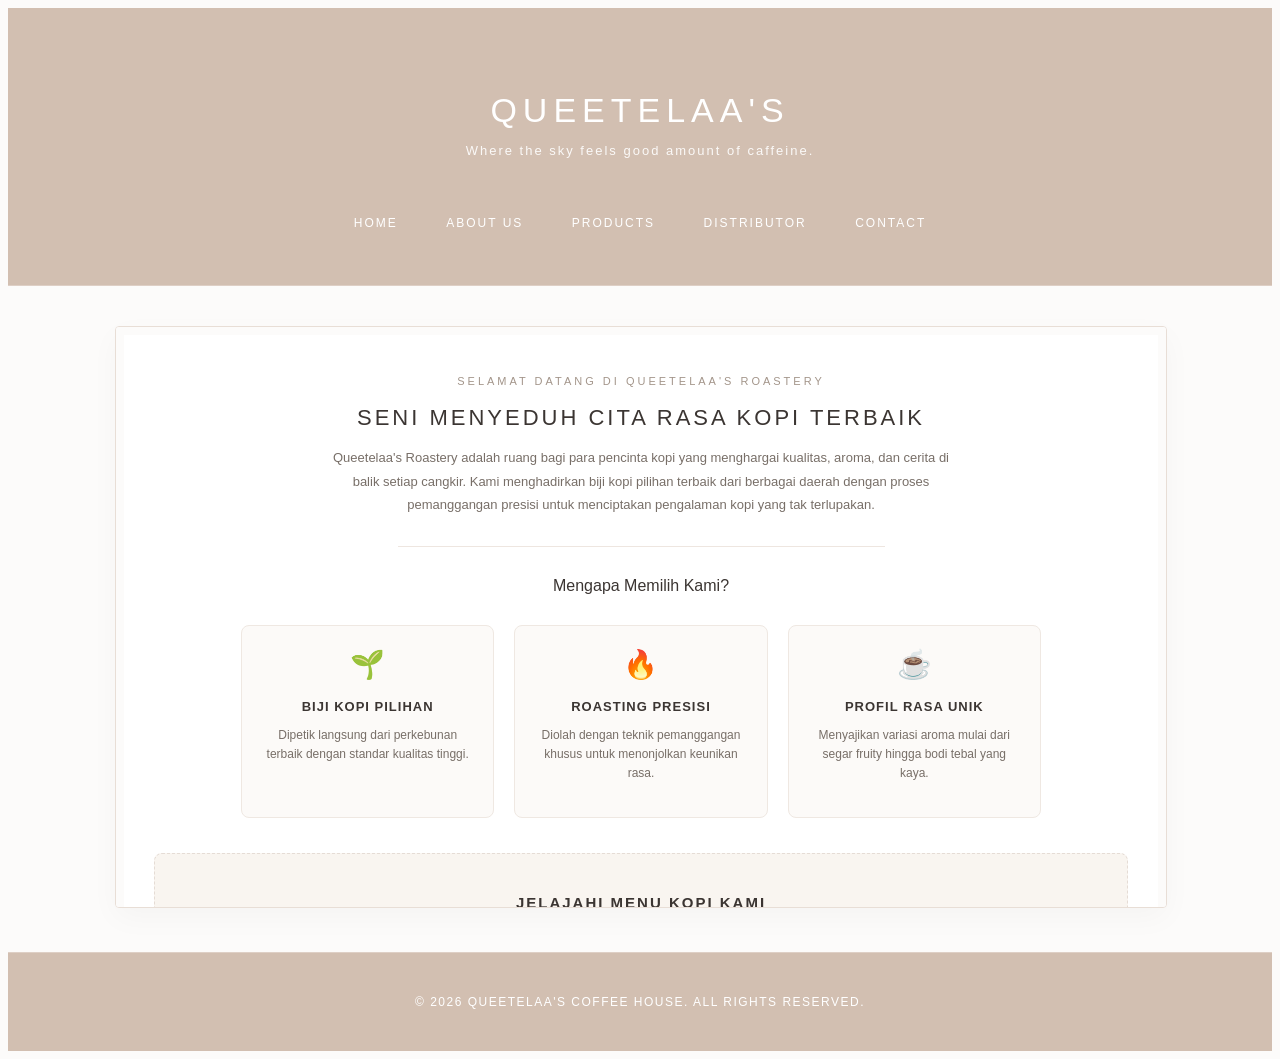
<file: index.html>
<!DOCTYPE html>
<html lang="id">
<head>
    <meta charset="UTF-8">
    <meta name="viewport" content="width=device-width, initial-scale=1.0">
    <title>Queetelaa's</title>
    <link rel="stylesheet" href="style.css">
</head>
<body>

    <header>
        <h1>QUEETELAA'S</h1>
        <p>Where the sky feels good amount of caffeine.</p>
    </header>

    <nav>
        <a href="Home.html" target="konten">Home</a>
        <a href="About Us.html" target="konten">About Us</a>  
        <a href="Products.html" target="konten">Products</a>
        <a href="Distributor.html" target="konten">Distributor</a>   
        <a href="Contact.html" target="konten">Contact</a>
    </nav>

    <main>
        <iframe 
            src="Home.html"
            name="konten"
            title="Area Konten Website">
        </iframe>
    </main>

    <footer>
        <p>&copy; 2026 Queetelaa's Coffee House. All Rights Reserved.</p>
    </footer>

</body>
</html>
</file>
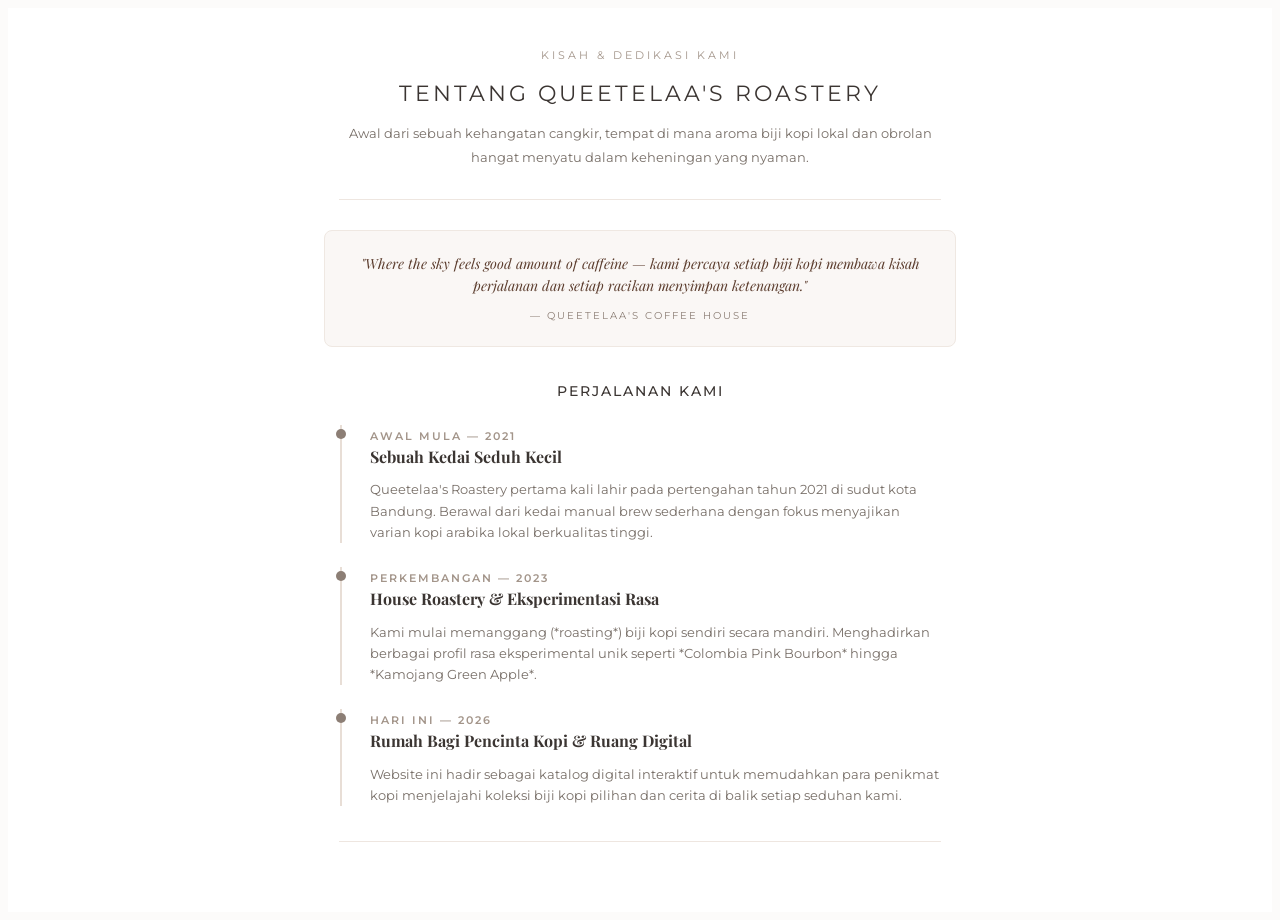
<file: About Us.html>
<!DOCTYPE html>
<html lang="id">
<head>
    <meta charset="UTF-8">
    <meta name="viewport" content="width=device-width, initial-scale=1.0">
    <title>About Us - Queetelaa's Roastery</title>
    
    <!-- Google Fonts untuk Tampilan Aesthetic & Warm -->
    <link rel="preconnect" href="https://fonts.googleapis.com">
    <link rel="preconnect" href="https://fonts.gstatic.com" crossorigin>
    <link href="https://fonts.googleapis.com/css2?family=Montserrat:wght@300;400;500;600&family=Playfair+Display:ital,wght@0,600;1,400&display=swap" rel="stylesheet">

    <!-- Menghubungkan ke file CSS utama -->
    <link rel="stylesheet" href="style.css">

    <style>
        /* Gaya Khusus Halaman About Us */
        .story-timeline {
            margin: 35px auto;
            max-width: 600px;
            text-align: left;
        }

        .timeline-item {
            position: relative;
            padding-left: 28px;
            margin-bottom: 24px;
            border-left: 2px solid #e8ded6;
        }

        .timeline-item::before {
            content: '';
            position: absolute;
            left: -6px;
            top: 4px;
            width: 10px;
            height: 10px;
            border-radius: 50%;
            background-color: #8c7e75;
        }

        .timeline-year {
            font-size: 11px;
            letter-spacing: 2px;
            font-weight: 600;
            color: #a3958a;
            text-transform: uppercase;
        }

        .timeline-title {
            font-family: 'Playfair Display', serif;
            font-size: 16px;
            color: #3b3532;
            margin: 2px 0 6px 0;
        }

        .timeline-desc {
            font-size: 12.5px;
            color: #786f68;
            line-height: 1.7;
        }

        .quote-box {
            background-color: #faf7f5;
            border: 1px solid #efe8e2;
            border-radius: 8px;
            padding: 22px 25px;
            margin: 30px auto;
            max-width: 580px;
            font-family: 'Playfair Display', serif;
            font-style: italic;
            color: #5c3d2e;
            font-size: 14px;
            line-height: 1.6;
        }

        .quote-author {
            display: block;
            margin-top: 10px;
            font-family: 'Montserrat', sans-serif;
            font-style: normal;
            font-size: 10px;
            letter-spacing: 2px;
            text-transform: uppercase;
            color: #8c7e75;
        }
    </style>
</head>
<body>

    <div class="page-content">
        <!-- Section Judul & Header -->
        <section class="welcome-section">
            <span class="subtitle">Kisah & Dedikasi Kami</span>
            <h2>Tentang Queetelaa's Roastery</h2>
            <p>
                Awal dari sebuah kehangatan cangkir, tempat di mana aroma biji kopi lokal dan obrolan hangat menyatu dalam keheningan yang nyaman.
            </p>
        </section>

        <div class="section-divider"></div>

        <!-- Kutipan Filosofi -->
        <div class="quote-box">
            "Where the sky feels good amount of caffeine — kami percaya setiap biji kopi membawa kisah perjalanan dan setiap racikan menyimpan ketenangan."
            <span class="quote-author">— Queetelaa's Coffee House</span>
        </div>

        <!-- Perjalanan / Timeline Berdirinya Kafe -->
        <section class="story-timeline">
            <h3 class="menu-title" style="text-align: center; margin-bottom: 25px;">Perjalanan Kami</h3>

            <div class="timeline-item">
                <span class="timeline-year">Awal Mula — 2021</span>
                <h4 class="timeline-title">Sebuah Kedai Seduh Kecil</h4>
                <p class="timeline-desc">
                    Queetelaa's Roastery pertama kali lahir pada pertengahan tahun 2021 di sudut kota Bandung. Berawal dari kedai manual brew sederhana dengan fokus menyajikan varian kopi arabika lokal berkualitas tinggi.
                </p>
            </div>

            <div class="timeline-item">
                <span class="timeline-year">Perkembangan — 2023</span>
                <h4 class="timeline-title">House Roastery & Eksperimentasi Rasa</h4>
                <p class="timeline-desc">
                    Kami mulai memanggang (*roasting*) biji kopi sendiri secara mandiri. Menghadirkan berbagai profil rasa eksperimental unik seperti *Colombia Pink Bourbon* hingga *Kamojang Green Apple*.
                </p>
            </div>

            <div class="timeline-item">
                <span class="timeline-year">Hari Ini — 2026</span>
                <h4 class="timeline-title">Rumah Bagi Pencinta Kopi & Ruang Digital</h4>
                <p class="timeline-desc">
                    Website ini hadir sebagai katalog digital interaktif untuk memudahkan para penikmat kopi menjelajahi koleksi biji kopi pilihan dan cerita di balik setiap seduhan kami.
                </p>
            </div>
        </section>

        <div class="section-divider"></div>
    </div>

</body>
</html>
</file>
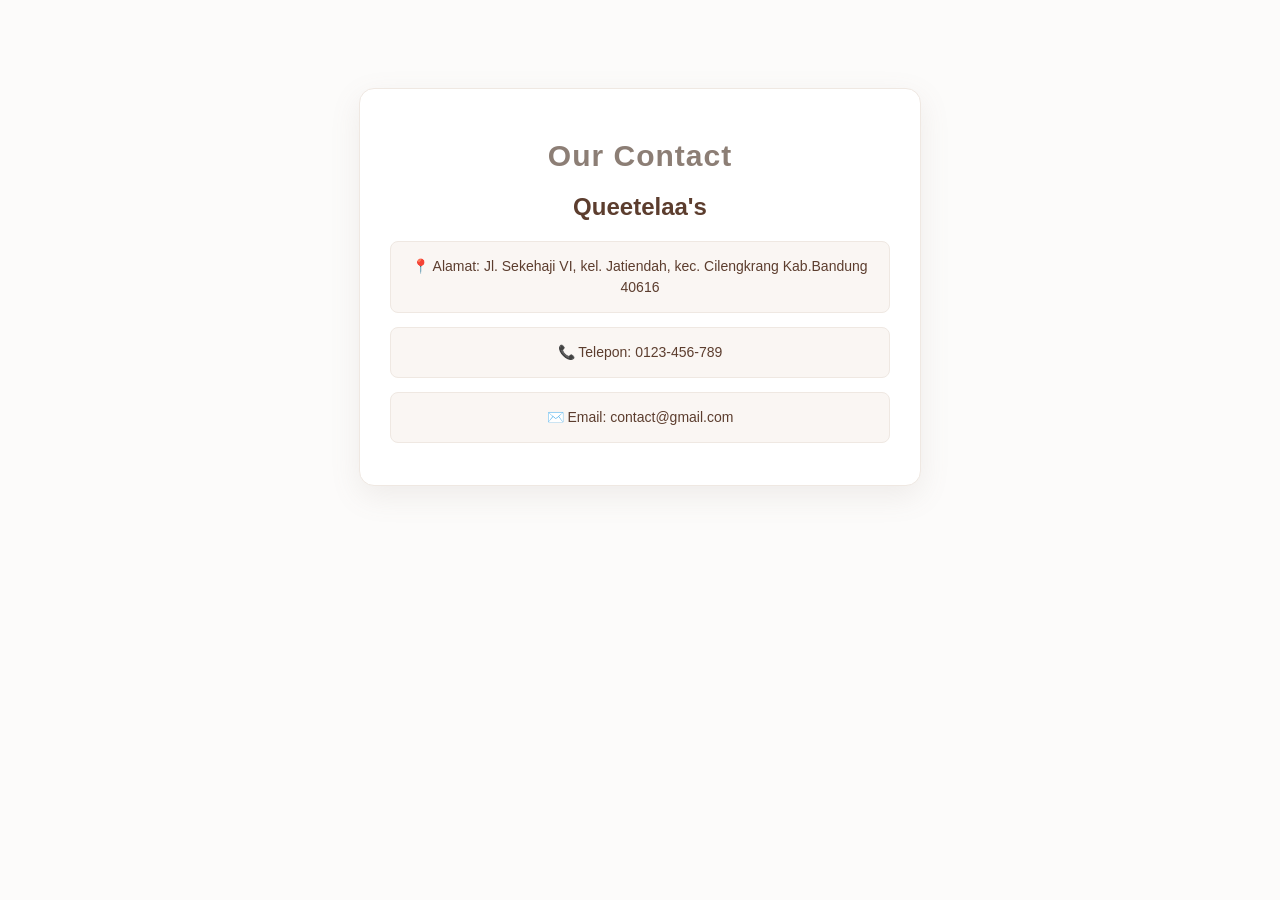
<file: Contact.html>
<html>

<head>

<meta charset="UTF-8">

<title>Contact</title>

<style>

?family=Montserrat:wght@300;400;500;600;700&display=swap');

* {
    box-sizing: border-box;
    margin: 0;
    padding: 0;
}

body {
    background-color: #fcfbfa;
    font-family: 'Montserrat', 'Segoe UI', sans-serif;
    text-align: center;
    padding-top: 80px;
    color: #5c3d2e;
}

.kotak {
    background-color: #ffffff;
    width: 500px;
    max-width: 90%;
    margin: auto;
    padding: 30px;
    border-radius: 15px;
    border: 1px solid #efe8e2;
    box-shadow: 0px 10px 30px rgba(140, 126, 117, 0.12);
}

h1 {
    color: #8c7e75;
}

h2 {
    color: #5c3d2e;
    margin-top: 10px;
    margin-bottom: 20px;
    font-weight: 600;
}

p {
    color: #5c3d2e;
    font-size: 14px;
    background-color: #faf6f3;
    padding: 14px;
    border-radius: 8px;
    margin-bottom: 12px;
    border: 1px solid #efe8e2;
    line-height: 1.5;
}

.judul {
    color: #8c7e75;
    font-size: 30px;
    font-weight: 700;
    letter-spacing: 1px;
}

</style>

</head>

<body>

<div class="kotak">

<h1 class="judul">Our Contact</h1>

<h2>Queetelaa's</h2>

<p>📍 Alamat: Jl. Sekehaji VI, kel. Jatiendah, kec. Cilengkrang Kab.Bandung 40616</p>

<p>📞 Telepon: 0123-456-789</p>

<p>✉️ Email: contact@gmail.com</p>

</div>

</body>

</html>
</file>
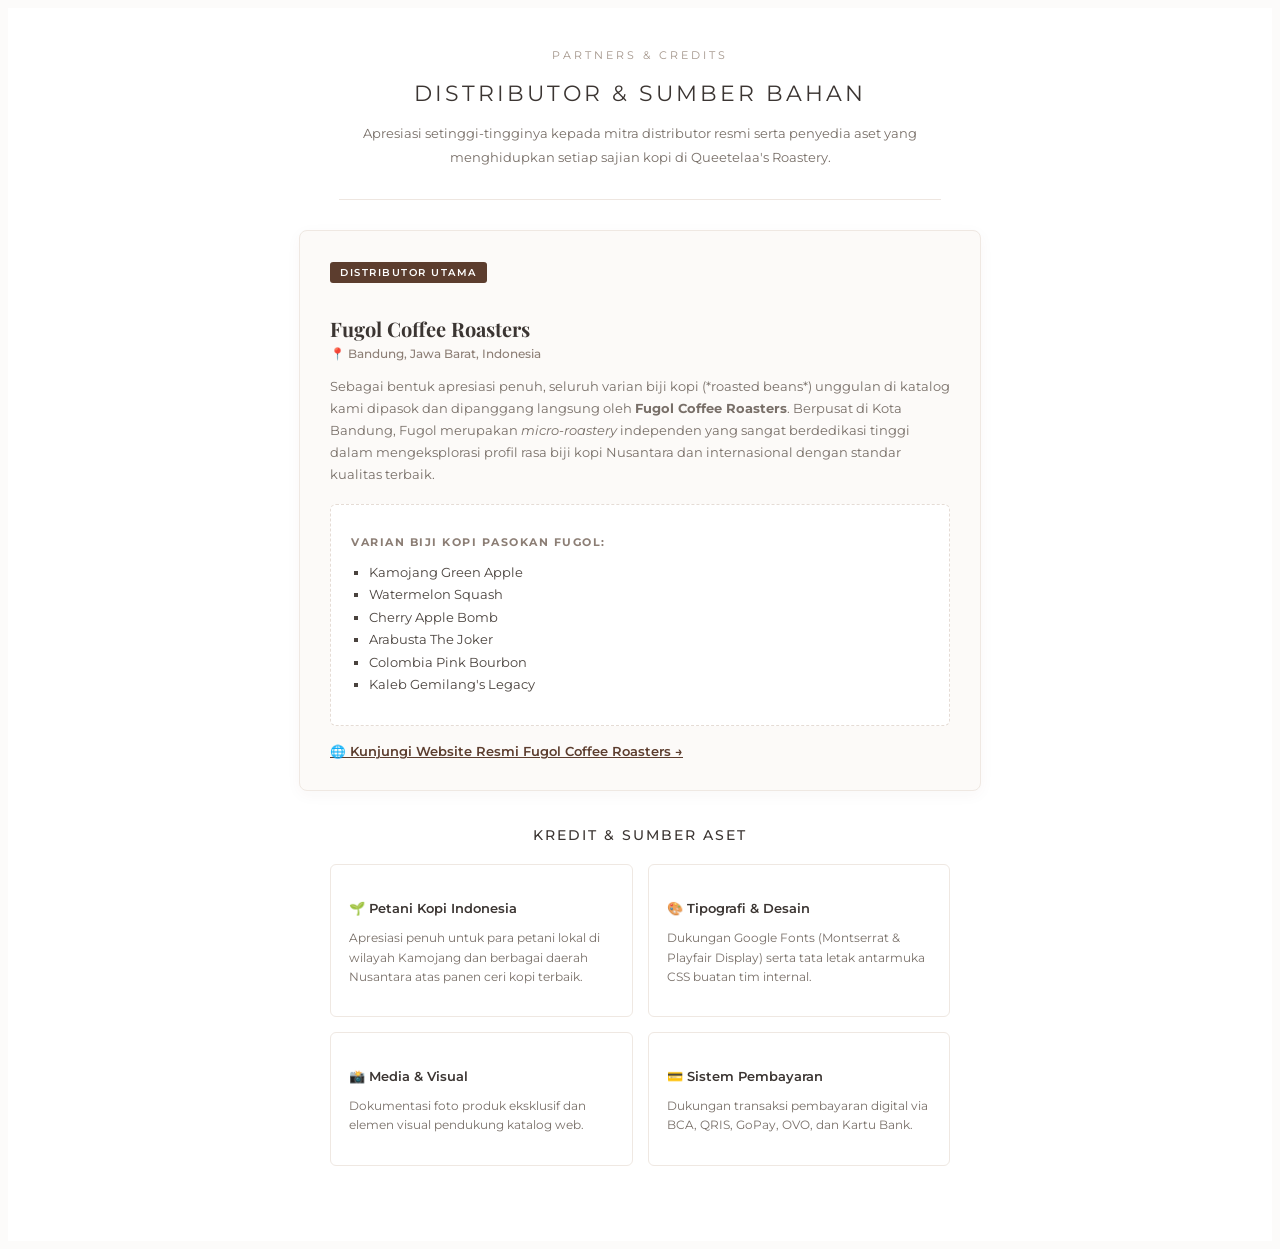
<file: Distributor.html>
<!DOCTYPE html>
<html lang="id">
<head>
    <meta charset="UTF-8">
    <meta name="viewport" content="width=device-width, initial-scale=1.0">
    <title>Distributor & Credits - Queetelaa's Roastery</title>
    
    <!-- Google Fonts untuk Tipografi Aesthetic -->
    <link rel="preconnect" href="https://fonts.googleapis.com">
    <link rel="preconnect" href="https://fonts.gstatic.com" crossorigin>
    <link href="https://fonts.googleapis.com/css2?family=Montserrat:wght@300;400;500;600&family=Playfair+Display:ital,wght@0,600;1,400&display=swap" rel="stylesheet">

    <!-- Menghubungkan ke file CSS utama -->
    <link rel="stylesheet" href="style.css">

    <style>
        /* Gaya Khusus Halaman Distributor & Credits */
        .distributor-card {
            background-color: #fcfaf8;
            border: 1px solid #efe8e2;
            border-radius: 8px;
            padding: 30px;
            max-width: 620px;
            margin: 0 auto 35px auto;
            text-align: left;
            box-shadow: 0 4px 15px rgba(92, 61, 46, 0.04);
        }

        .main-tag {
            display: inline-block;
            background-color: #5c3d2e;
            color: #ffffff;
            font-size: 10px;
            letter-spacing: 1.5px;
            text-transform: uppercase;
            padding: 4px 10px;
            border-radius: 3px;
            margin-bottom: 12px;
            font-weight: 600;
        }

        .distributor-card h3 {
            font-family: 'Playfair Display', serif;
            font-size: 20px;
            color: #3b3532;
            margin-bottom: 4px;
        }

        .location-tag {
            font-size: 12px;
            color: #8c7e75;
            margin-bottom: 14px;
            display: flex;
            align-items: center;
            gap: 4px;
            font-weight: 500;
        }

        .distributor-card p {
            font-size: 13px;
            color: #786f68;
            line-height: 1.7;
            margin-bottom: 18px;
        }

        .visit-link {
            display: inline-block;
            margin-top: 18px;
            color: #5c3d2e;
            font-weight: 600;
            font-size: 12.5px;
            text-decoration: underline;
            transition: color 0.2s ease;
        }

        .visit-link:hover {
            color: #8c7e75;
        }

        .supplied-list {
            background-color: #ffffff;
            border: 1px dashed #e5dcd5;
            padding: 16px 20px;
            border-radius: 6px;
        }

        .supplied-list h4 {
            font-size: 11px;
            letter-spacing: 1.5px;
            text-transform: uppercase;
            color: #8c7e75;
            margin-bottom: 10px;
        }

        .supplied-list ul {
            list-style-type: square;
            padding-left: 18px;
            font-size: 12.5px;
            color: #4a433e;
            line-height: 1.8;
        }

        .credits-grid {
            display: grid;
            grid-template-columns: repeat(auto-fit, minmax(240px, 1fr));
            gap: 15px;
            max-width: 620px;
            margin: 0 auto;
            text-align: left;
        }

        .credit-item {
            background-color: #ffffff;
            border: 1px solid #efe8e2;
            padding: 18px;
            border-radius: 6px;
        }

        .credit-item h4 {
            font-size: 13px;
            color: #3b3532;
            margin-bottom: 6px;
            font-weight: 600;
        }

        .credit-item p {
            font-size: 12px;
            color: #786f68;
            line-height: 1.6;
        }
    </style>
</head>
<body>

    <div class="page-content">
        <!-- Header Section -->
        <section class="welcome-section">
            <span class="subtitle">Partners & Credits</span>
            <h2>Distributor & Sumber Bahan</h2>
            <p>
                Apresiasi setinggi-tingginya kepada mitra distributor resmi serta penyedia aset yang menghidupkan setiap sajian kopi di Queetelaa's Roastery.
            </p>
        </section>

        <div class="section-divider"></div>

        <!-- Distributor Utama: Fugol Coffee Roasters -->
        <div class="distributor-card">
            <span class="main-tag">Distributor Utama</span>
            <h3>Fugol Coffee Roasters</h3>
            <div class="location-tag">📍 Bandung, Jawa Barat, Indonesia</div>
            
            <p>
                Sebagai bentuk apresiasi penuh, seluruh varian biji kopi (*roasted beans*) unggulan di katalog kami dipasok dan dipanggang langsung oleh <strong>Fugol Coffee Roasters</strong>. Berpusat di Kota Bandung, Fugol merupakan <em>micro-roastery</em> independen yang sangat berdedikasi tinggi dalam mengeksplorasi profil rasa biji kopi Nusantara dan internasional dengan standar kualitas terbaik.
            </p>
            
            <div class="supplied-list">
                <h4>Varian Biji Kopi Pasokan Fugol:</h4>
                <ul>
                    <li>Kamojang Green Apple</li>
                    <li>Watermelon Squash</li>
                    <li>Cherry Apple Bomb</li>
                    <li>Arabusta The Joker</li>
                    <li>Colombia Pink Bourbon</li>
                    <li>Kaleb Gemilang's Legacy</li>
                </ul>
            </div>

            <!-- Tautan Langsung ke Website Asli Fugol -->
            <a href="https://fugolcoffeeroasters.com/" target="_blank" rel="noopener noreferrer" class="visit-link">
                🌐 Kunjungi Website Resmi Fugol Coffee Roasters &rarr;
            </a>
        </div>

        <!-- Kredit Pendukung & Sumber Aset -->
        <section style="max-width: 620px; margin: 0 auto 35px auto;">
            <h3 class="menu-title">Kredit & Sumber Aset</h3>
            <div class="credits-grid">
                <div class="credit-item">
                    <h4>🌱 Petani Kopi Indonesia</h4>
                    <p>Apresiasi penuh untuk para petani lokal di wilayah Kamojang dan berbagai daerah Nusantara atas panen ceri kopi terbaik.</p>
                </div>
                <div class="credit-item">
                    <h4>🎨 Tipografi & Desain</h4>
                    <p>Dukungan Google Fonts (Montserrat & Playfair Display) serta tata letak antarmuka CSS buatan tim internal.</p>
                </div>
                <div class="credit-item">
                    <h4>📸 Media & Visual</h4>
                    <p>Dokumentasi foto produk eksklusif dan elemen visual pendukung katalog web.</p>
                </div>
                <div class="credit-item">
                    <h4>💳 Sistem Pembayaran</h4>
                    <p>Dukungan transaksi pembayaran digital via BCA, QRIS, GoPay, OVO, dan Kartu Bank.</p>
                </div>
            </div>
        </section>
    </div>

</body>
</html>
</file>
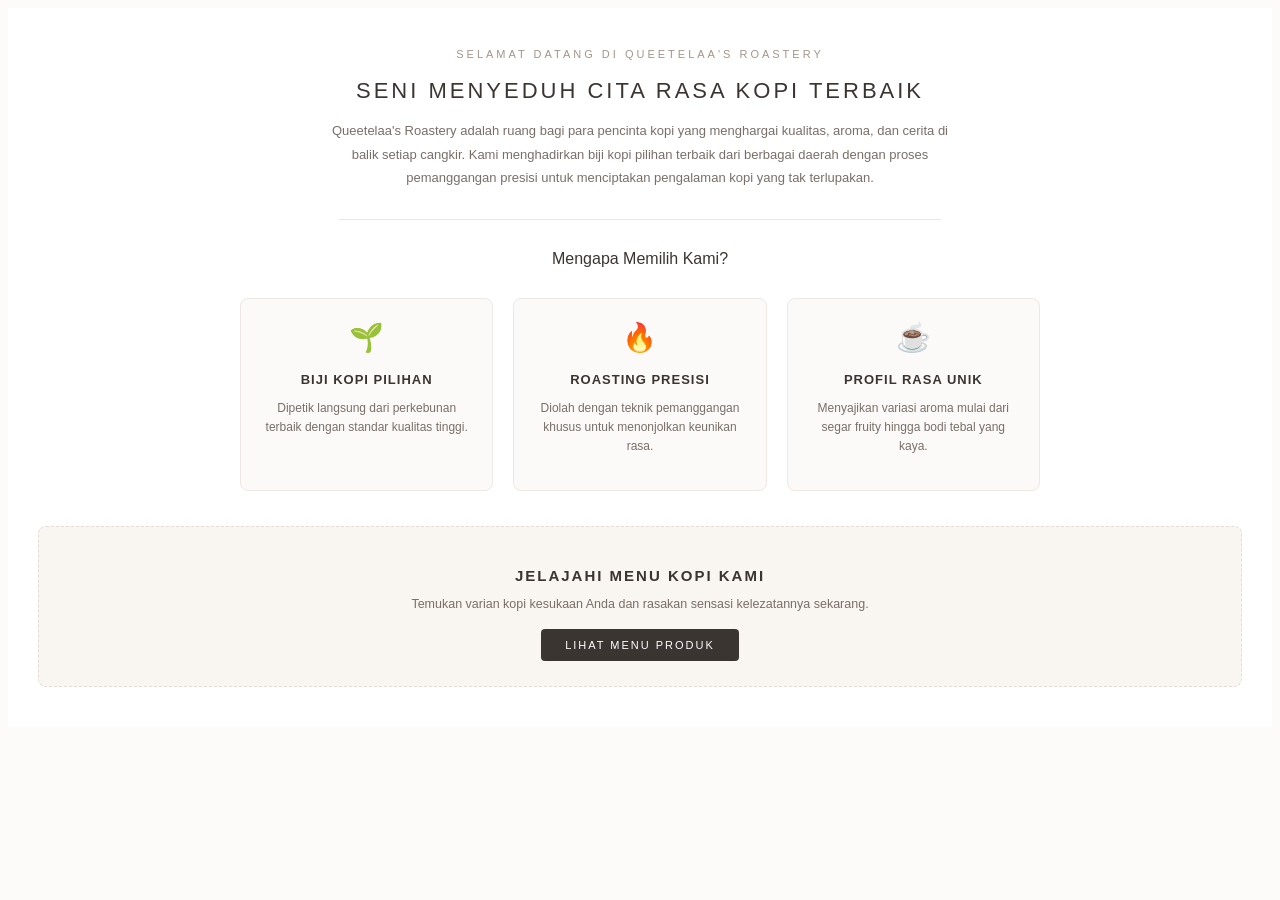
<file: Home.html>
<!DOCTYPE html>
<html lang="id">
<head>
    <meta charset="UTF-8">
    <meta name="viewport" content="width=device-width, initial-scale=1.0">
    <title>Home - Queetelaa's Roastery</title>
    <link rel="stylesheet" href="style.css">
    <style>
        /* Gaya tambahan khusus elemen perkenalan pada halaman Home */
        .features-grid {
            display: flex;
            justify-content: center;
            gap: 20px;
            flex-wrap: wrap;
            margin: 30px auto;
            max-width: 800px;
        }

        .feature-card {
            background-color: #fcfaf8;
            border: 1px solid #efe8e2;
            border-radius: 8px;
            padding: 22px 18px;
            flex: 1 1 200px;
            max-width: 240px;
            text-align: center;
            transition: transform 0.3s ease, border-color 0.3s ease;
        }

        .feature-card:hover {
            transform: translateY(-4px);
            border-color: #d8ccc4;
        }

        .feature-icon {
            font-size: 28px;
            margin-bottom: 12px;
            display: block;
        }

        .feature-card h4 {
            font-size: 13px;
            font-weight: 600;
            letter-spacing: 1px;
            text-transform: uppercase;
            color: #3b3532;
            margin-bottom: 8px;
        }

        .feature-card p {
            font-size: 12px;
            color: #786f68;
            line-height: 1.6;
        }

        .cta-box {
            margin-top: 35px;
            padding: 25px;
            background-color: #f9f5f0;
            border-radius: 8px;
            border: 1px dashed #e5dcd5;
        }

        .cta-box h3 {
            font-size: 15px;
            letter-spacing: 2px;
            text-transform: uppercase;
            color: #3b3532;
            margin-bottom: 8px;
        }

        .cta-box p {
            font-size: 12.5px;
            color: #786f68;
            margin-bottom: 18px;
        }

        .btn-cta {
            display: inline-block;
            background-color: #3b3532;
            color: #ffffff;
            padding: 10px 24px;
            font-size: 11px;
            letter-spacing: 2px;
            text-transform: uppercase;
            text-decoration: none;
            border-radius: 4px;
            transition: all 0.3s ease;
            font-weight: 500;
        }

        .btn-cta:hover {
            background-color: #594f47;
            transform: translateY(-2px);
            box-shadow: 0 4px 12px rgba(0, 0, 0, 0.1);
        }
    </style>
</head>
<body>

    <div class="page-content">
        <!-- Hero / Section Perkenalan -->
        <section class="welcome-section">
            <span class="subtitle">Selamat Datang di Queetelaa's Roastery</span>
            <h2>Seni Menyeduh Cita Rasa Kopi Terbaik</h2>
            <p>
                Queetelaa's Roastery adalah ruang bagi para pencinta kopi yang menghargai kualitas, aroma, dan cerita di balik setiap cangkir. Kami menghadirkan biji kopi pilihan terbaik dari berbagai daerah dengan proses pemanggangan presisi untuk menciptakan pengalaman kopi yang tak terlupakan.
            </p>
        </section>

        <div class="section-divider"></div>

        <!-- Section Keunggulan Kami -->
        <section>
            <span class="subtitle">Mengapa Memilih Kami?</span>
            <div class="features-grid">
                <div class="feature-card">
                    <span class="feature-icon">🌱</span>
                    <h4>Biji Kopi Pilihan</h4>
                    <p>Dipetik langsung dari perkebunan terbaik dengan standar kualitas tinggi.</p>
                </div>
                <div class="feature-card">
                    <span class="feature-icon">🔥</span>
                    <h4>Roasting Presisi</h4>
                    <p>Diolah dengan teknik pemanggangan khusus untuk menonjolkan keunikan rasa.</p>
                </div>
                <div class="feature-card">
                    <span class="feature-icon">☕</span>
                    <h4>Profil Rasa Unik</h4>
                    <p>Menyajikan variasi aroma mulai dari segar fruity hingga bodi tebal yang kaya.</p>
                </div>
            </div>
        </section>

        <!-- Section Ajakan Melakukan Aksi (Call to Action) -->
        <section class="cta-box">
            <h3>Jelajahi Menu Kopi Kami</h3>
            <p>Temukan varian kopi kesukaan Anda dan rasakan sensasi kelezatannya sekarang.</p>
            <a href="Products.html" class="btn-cta">Lihat Menu Produk</a>
        </section>
    </div>

</body>
</html>
</file>
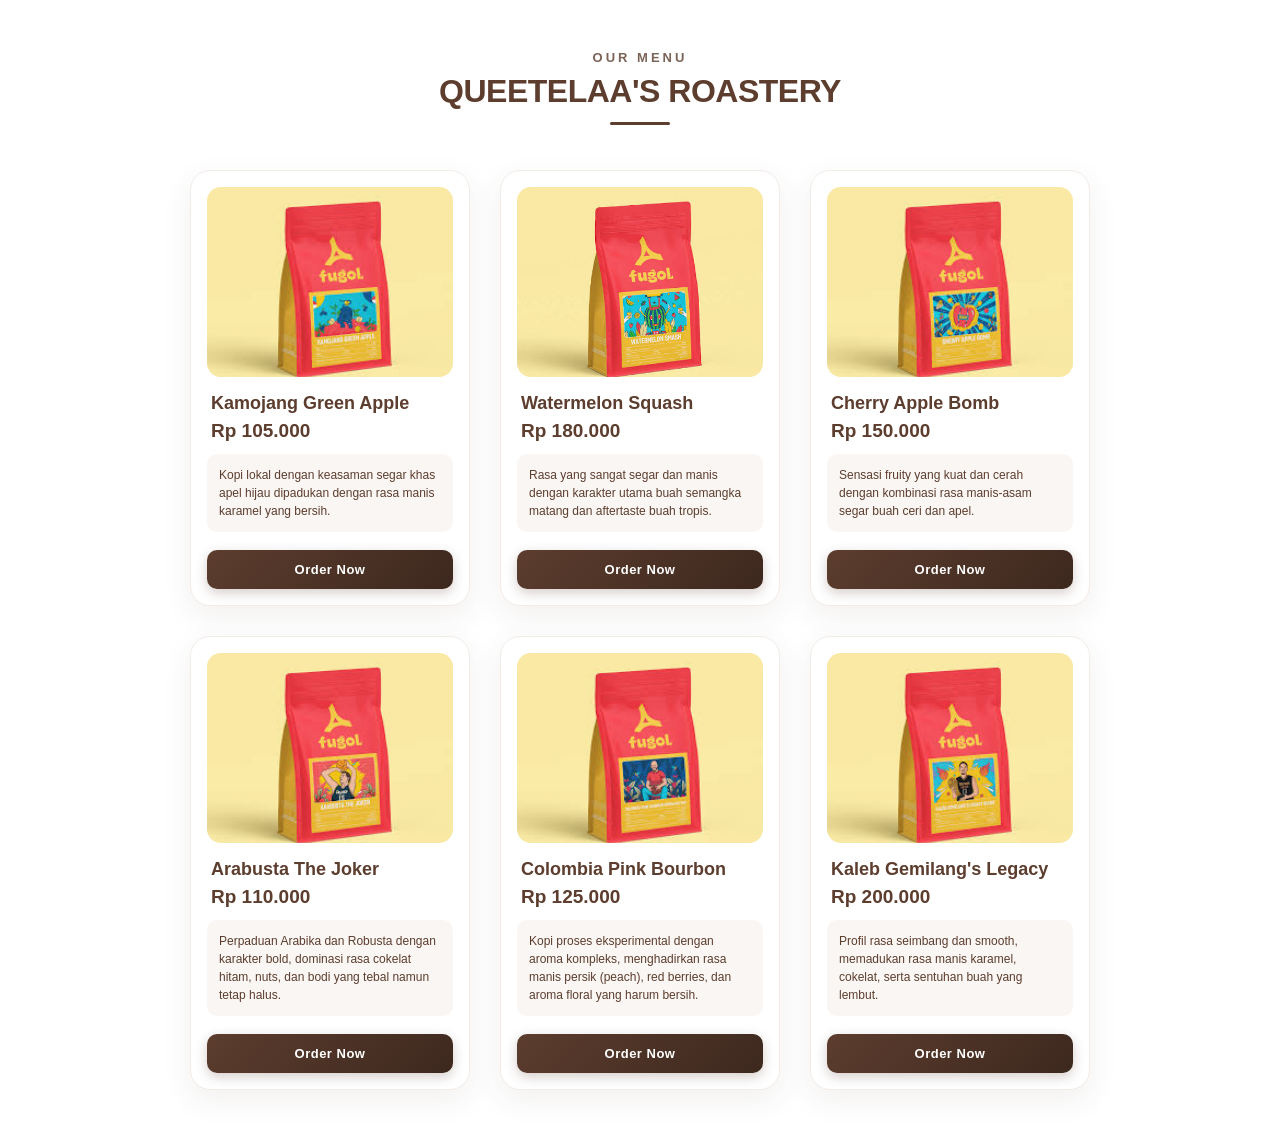
<file: Products.html>
<html lang="id">
<head>
    <meta charset="UTF-8">
    <title>Menu Cafe - Queetelaa's Coffee</title>
    
    <style>
        * {
            box-sizing: border-box;
            margin: 0;
            padding: 0;
        }

        body {
            background-color: #ffffff;
            font-family: 'Montserrat', 'Segoe UI', sans-serif;
            text-align: center;
            padding: 50px 20px;
            color: #5c3d2e;
        }

        .header-container {
            margin-bottom: 45px;
        }

        .sub-judul {
            color: #5c3d2e;
            font-size: 13px;
            font-weight: 600;
            letter-spacing: 3px;
            text-transform: uppercase;
            margin-bottom: 8px;
            opacity: 0.8;
        }

        .judul-halaman {
            color: #5c3d2e;
            font-size: 32px;
            font-weight: 700;
            letter-spacing: -0.5px;
        }

        .garis-penghias {
            width: 60px;
            height: 3px;
            background: #5c3d2e;
            margin: 12px auto 0;
            border-radius: 2px;
        }

        /* Container Pembungkus Grid */
        .product-container {
            display: flex;
            flex-wrap: wrap;
            justify-content: center;
            gap: 30px;
            max-width: 1140px;
            margin: auto;
        }

        /* Kartu Produk Desain Elegan & Clean */
        .product-card {
            background-color: #ffffff;
            width: 280px;
            padding: 16px;
            border-radius: 20px;
            box-shadow: 0px 10px 30px rgba(92, 61, 46, 0.08);
            display: flex;
            flex-direction: column;
            justify-content: space-between;
            text-align: left;
            transition: all 0.35s ease;
            border: 1px solid #f2ece8;
        }

        .product-card:hover {
            transform: translateY(-8px);
            box-shadow: 0px 18px 40px rgba(92, 61, 46, 0.15);
            border-color: rgba(92, 61, 46, 0.3);
        }

        /* Frame Gambar dengan Efek Hover Zoom */
        .img-box {
            width: 100%;
            height: 190px;
            border-radius: 14px;
            overflow: hidden;
            margin-bottom: 16px;
            position: relative;
        }

        .product-card img {
            width: 100%;
            height: 100%;
            object-fit: cover;
            transition: transform 0.5s ease;
        }

        .product-card:hover img {
            transform: scale(1.06);
        }

        /* Typography Produk */
        .product-card h3 {
            color: #5c3d2e;
            font-size: 18px;
            font-weight: 600;
            margin-bottom: 6px;
            padding: 0 4px;
        }

        .price {
            color: #5c3d2e;
            font-weight: 700;
            font-size: 19px;
            margin-bottom: 12px;
            padding: 0 4px;
        }

        .description {
            color: #5c3d2e;
            font-size: 12px;
            background-color: #faf6f3;
            padding: 12px;
            border-radius: 10px;
            margin-bottom: 18px;
            line-height: 1.5;
            flex-grow: 1;
            font-weight: 400;
        }

        /* Tombol Order */
        .btn-buy {
            background: linear-gradient(135deg, #5c3d2e, #3d281e);
            color: #ffffff;
            border: none;
            padding: 12px;
            border-radius: 10px;
            font-weight: 600;
            cursor: pointer;
            font-size: 13px;
            transition: all 0.3s ease;
            width: 100%;
            text-align: center;
            letter-spacing: 0.5px;
            box-shadow: 0 4px 12px rgba(92, 61, 46, 0.25);
        }

        .btn-buy:hover {
            background: linear-gradient(135deg, #3d281e, #281912);
            box-shadow: 0 6px 16px rgba(92, 61, 46, 0.4);
        }

        .btn-buy:active {
            transform: scale(0.98);
        }
    </style>
</head>
<body>

<div class="header-container">
    <div class="sub-judul">OUR MENU</div>
    <h1 class="judul-halaman">QUEETELAA'S ROASTERY</h1>
    <div class="garis-penghias"></div>
</div>

<div class="product-container">

    <!-- Produk 1 -->
    <div class="product-card">
        <div class="img-box">
            <img src="img/Kamojang.jpg" alt="Kamojang Green Apple">
        </div>
        <h3>Kamojang Green Apple</h3>
        <p class="price">Rp 105.000</p>
        <p class="description">Kopi lokal dengan keasaman segar khas apel hijau dipadukan dengan rasa manis karamel yang bersih.</p>
        <button class="btn-buy">Order Now</button>
    </div>

    <!-- Produk 2 -->
    <div class="product-card">
        <div class="img-box">
            <img src="img/Watermelon.jpg" alt="Watermelon Squash">
        </div>
        <h3>Watermelon Squash</h3>
        <p class="price">Rp 180.000</p>
        <p class="description">Rasa yang sangat segar dan manis dengan karakter utama buah semangka matang dan aftertaste buah tropis.</p>
        <button class="btn-buy">Order Now</button>
    </div>

    <!-- Produk 3 -->
    <div class="product-card">
        <div class="img-box">
            <img src="img/Cherry.jpg" alt="Cherry Apple Bomb">
        </div>
        <h3>Cherry Apple Bomb</h3>
        <p class="price">Rp 150.000</p>
        <p class="description">Sensasi fruity yang kuat dan cerah dengan kombinasi rasa manis-asam segar buah ceri dan apel.</p>
        <button class="btn-buy">Order Now</button>
    </div>

    <!-- Produk 4 -->
    <div class="product-card">
        <div class="img-box">
            <img src="img/Arabusta.jpg" alt="Arabusta The Joker">
        </div>
        <h3>Arabusta The Joker</h3>
        <p class="price">Rp 110.000</p>
        <p class="description">Perpaduan Arabika dan Robusta dengan karakter bold, dominasi rasa cokelat hitam, nuts, dan bodi yang tebal namun tetap halus.</p>
        <button class="btn-buy">Order Now</button>
    </div>

    <!-- Produk 5 -->
    <div class="product-card">
        <div class="img-box">
            <img src="img/Colombia.jpg" alt="Colombia Pink Bourbon">
        </div>
        <h3>Colombia Pink Bourbon</h3>
        <p class="price">Rp 125.000</p>
        <p class="description">Kopi proses eksperimental dengan aroma kompleks, menghadirkan rasa manis persik (peach), red berries, dan aroma floral yang harum bersih.</p>
        <button class="btn-buy">Order Now</button>
    </div>

    <!-- Produk 6 -->
    <div class="product-card">
        <div class="img-box">
            <img src="img/Kaleb.jpg" alt="Kaleb Gemilang's Legacy">
        </div>
        <h3>Kaleb Gemilang's Legacy</h3>
        <p class="price">Rp 200.000</p>
        <p class="description">Profil rasa seimbang dan smooth, memadukan rasa manis karamel, cokelat, serta sentuhan buah yang lembut.</p>
        <button class="btn-buy">Order Now</button>
    </div>

</div>

</body>
</html>
</file>
<file: style.css>
/* =========================================================
                  STYLE CSS UNTUK LATIHAN IFRAME
   ========================================================= */
?family=Montserrat:wght@300;400;500;600&display=swap');

* {
    margin: 0;
    padding: 0;
    box-sizing: border-box;
}

/* Keyframes Animasi */
@keyframes fadeInUp {
    from {
        opacity: 0;
        transform: translateY(12px);
    }
    to {
        opacity: 1;
        transform: translateY(0);
    }
}

body {
    font-family: 'Montserrat', 'Segoe UI', sans-serif;
    background-color: #fcfbfa;
    color: #3b3532;
    animation: fadeInUp 0.6s ease-out;
}

/* =========================
       HEADER & NAVIGASI
   ========================= */

header {
    background-color: #d2bfb1;
    color: #ffffff;
    text-align: center;
    padding: 60px 20px 25px 20px;
}

header h1 {
    font-size: 34px;
    font-weight: 300;
    letter-spacing: 6px;
    text-transform: uppercase;
    margin-bottom: 10px;
}

header p {
    font-size: 13px;
    letter-spacing: 2px;
    color: rgba(255, 255, 255, 0.9);
    font-weight: 400;
}

nav {
    background-color: #d2bfb1;
    text-align: center;
    padding: 10px 20px 45px 20px;
    border-bottom: 1px solid rgba(255, 255, 255, 0.25);
}

nav a {
    display: inline-block;
    color: #ffffff;
    text-decoration: none;
    font-size: 12px;
    font-weight: 500;
    letter-spacing: 2px;
    text-transform: uppercase;
    padding: 10px 18px;
    margin: 0 4px;
    transition: all 0.3s ease;
}

nav a:hover {
    opacity: 0.8;
    transform: translateY(-2px);
}

/* =========================
         MAIN & IFRAME
   ========================= */

main {
    width: 90%;
    max-width: 1050px;
    margin: 40px auto;
}

main h2 {
    text-align: center;
    font-size: 22px;
    font-weight: 300;
    letter-spacing: 3px;
    text-transform: uppercase;
    color: #3b3532;
    margin-bottom: 25px;
}

iframe {
    width: 100%;
    height: 580px;
    border: 1px solid #e8ded6;
    border-radius: 4px;
    background-color: #ffffff;
    box-shadow: 0 10px 30px rgba(0, 0, 0, 0.03);
    transition: transform 0.3s ease, box-shadow 0.3s ease;
}

iframe:hover {
    transform: translateY(-3px);
    box-shadow: 0 15px 35px rgba(0, 0, 0, 0.07);
}

footer {
    background-color: #d2bfb1;
    color: #ffffff;
    text-align: center;
    padding: 30px;
    font-size: 12px;
    letter-spacing: 1.5px;
    text-transform: uppercase;
    border-top: 1px solid rgba(255, 255, 255, 0.25);
    margin-top: 40px;
}

/* =========================
   IFRAME INNER PAGE STYLES
   ========================= */

.page-content {
    background-color: #ffffff;
    padding: 40px 30px;
    text-align: center;
    animation: fadeInUp 0.5s ease-out forwards;
}

.welcome-section .subtitle {
    font-size: 11px;
    letter-spacing: 3px;
    color: #a3958a;
    text-transform: uppercase;
    display: block;
    margin-bottom: 8px;
}

.welcome-section h2 {
    font-size: 22px;
    font-weight: 400;
    letter-spacing: 3px;
    color: #3b3532;
    margin-bottom: 15px;
    text-transform: uppercase;
}

.welcome-section p {
    font-size: 13px;
    color: #786f68;
    max-width: 620px;
    margin: 0 auto 10px auto;
    line-height: 1.8;
}

.section-divider {
    height: 1px;
    background-color: #eee6e0;
    width: 50%;
    margin: 30px auto;
    transition: width 0.4s ease;
}

.section-divider:hover {
    width: 65%;
}

.menu-title {
    font-size: 14px;
    letter-spacing: 2px;
    text-transform: uppercase;
    color: #3b3532;
    margin-bottom: 20px;
    font-weight: 500;
}

.menu-container {
    max-width: 520px;
    margin: 0 auto 35px auto;
    text-align: left;
}

.menu-item {
    display: flex;
    justify-content: space-between;
    padding: 12px 8px;
    border-bottom: 1px dashed #e5dcd5;
    font-size: 13px;
    color: #4a433e;
    transition: transform 0.2s ease, background-color 0.2s ease;
    border-radius: 3px;
}

.menu-item:hover {
    transform: translateX(4px);
    background-color: #faf7f5;
}

.item-name {
    font-weight: 500;
}

.item-price {
    font-style: italic;
    color: #8c7e75;
}

/* Payment Section Styling */
.payment-box {
    background-color: #fcfaf8;
    border: 1px solid #efe8e2;
    padding: 25px;
    border-radius: 4px;
    max-width: 550px;
    margin: 0 auto;
    transition: border-color 0.3s ease;
}

.payment-box:hover {
    border-color: #d8ccc4;
}

.payment-box h3 {
    font-size: 12px;
    letter-spacing: 2px;
    text-transform: uppercase;
    color: #3b3532;
    margin-bottom: 18px;
    font-weight: 500;
}

.payment-grid {
    display: flex;
    justify-content: center;
    gap: 10px;
    flex-wrap: wrap;
}

.pay-btn {
    background-color: #ffffff;
    border: 1px solid #d8ccc4;
    color: #594f47;
    padding: 8px 16px;
    font-size: 11px;
    letter-spacing: 1px;
    border-radius: 3px;
    cursor: pointer;
    transition: all 0.25s ease;
}

.pay-btn:hover {
    background-color: #3b3532;
    color: #ffffff;
    border-color: #3b3532;
    transform: translateY(-2px);
    box-shadow: 0 4px 10px rgba(0, 0, 0, 0.08);
}

.pay-btn:active {
    transform: translateY(0);
}

.warning-text {
    margin-top: 30px;
    font-size: 12px;
    color: #b71c1c;
    letter-spacing: 1px;
}

/* Responsive */
@media screen and (max-width: 600px) {
    header h1 {
        font-size: 24px;
        letter-spacing: 3px;
    }

    nav a {
        display: block;
        margin: 6px 0;
        padding: 8px;
    }

    main {
        width: 95%;
    }

    iframe {
        height: 480px;
    }
}
</file>
